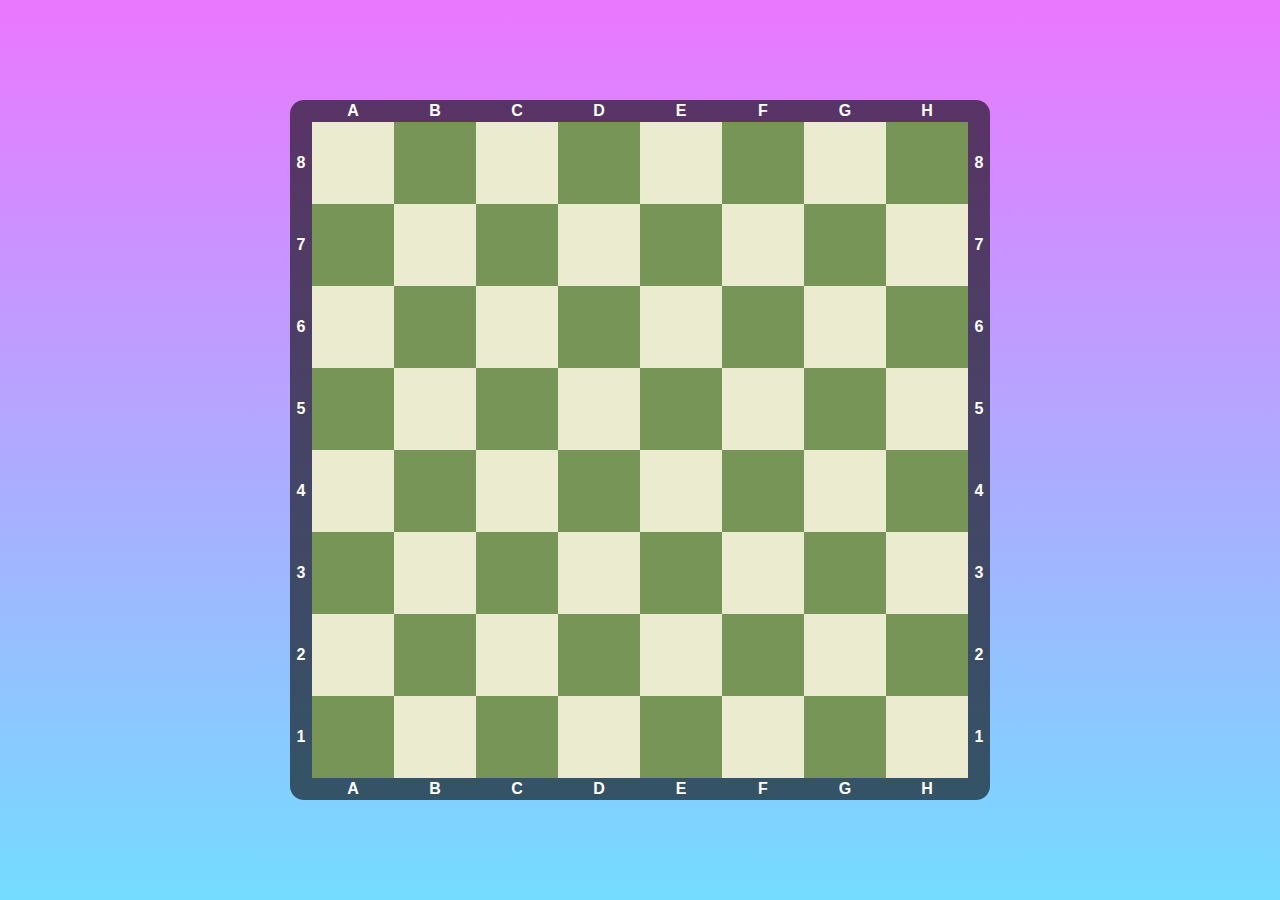
<file: Chess/Chess-Normal/index.html>
<!DOCTYPE html>
<html lang="en">
	<head>
		<meta charset="UTF-8" />
		<meta http-equiv="X-UA-Compatible" content="IE=edge" />
		<meta name="viewport" content="width=device-width, initial-scale=1.0" />
		<link rel="stylesheet" href="style.css" />
		<title>Chess</title>
	</head>
	<body>
		<table id="board">
			<tr>
				<th class="number letter"></th>
				<th class="letter">A</th>
				<th class="letter">B</th>
				<th class="letter">C</th>
				<th class="letter">D</th>
				<th class="letter">E</th>
				<th class="letter">F</th>
				<th class="letter">G</th>
				<th class="letter">H</th>
				<th class="number letter"></th>
			</tr>
			<tr>
				<th class="number">8</th>
				<td class="tile white"></td>
				<td class="tile black"></td>
				<td class="tile white"></td>
				<td class="tile black"></td>
				<td class="tile white"></td>
				<td class="tile black"></td>
				<td class="tile white"></td>
				<td class="tile black"></td>
				<th class="number">8</th>
			</tr>
			<tr>
				<th class="number">7</th>
				<td class="tile black"></td>
				<td class="tile white"></td>
				<td class="tile black"></td>
				<td class="tile white"></td>
				<td class="tile black"></td>
				<td class="tile white"></td>
				<td class="tile black"></td>
				<td class="tile white"></td>
				<th class="number">7</th>
			</tr>
			<tr>
				<th class="number">6</th>
				<td class="tile white"></td>
				<td class="tile black"></td>
				<td class="tile white"></td>
				<td class="tile black"></td>
				<td class="tile white"></td>
				<td class="tile black"></td>
				<td class="tile white"></td>
				<td class="tile black"></td>
				<th class="number">6</th>
			</tr>
			<tr>
				<th class="number">5</th>
				<td class="tile black"></td>
				<td class="tile white"></td>
				<td class="tile black"></td>
				<td class="tile white"></td>
				<td class="tile black"></td>
				<td class="tile white"></td>
				<td class="tile black"></td>
				<td class="tile white"></td>
				<th class="number">5</th>
			</tr>
			<tr>
				<th class="number">4</th>
				<td class="tile white"></td>
				<td class="tile black"></td>
				<td class="tile white"></td>
				<td class="tile black"></td>
				<td class="tile white"></td>
				<td class="tile black"></td>
				<td class="tile white"></td>
				<td class="tile black"></td>
				<th class="number">4</th>
			</tr>
			<tr>
				<th class="number">3</th>
				<td class="tile black"></td>
				<td class="tile white"></td>
				<td class="tile black"></td>
				<td class="tile white"></td>
				<td class="tile black"></td>
				<td class="tile white"></td>
				<td class="tile black"></td>
				<td class="tile white"></td>
				<th class="number">3</th>
			</tr>
			<tr>
				<th class="number">2</th>
				<td class="tile white"></td>
				<td class="tile black"></td>
				<td class="tile white"></td>
				<td class="tile black"></td>
				<td class="tile white"></td>
				<td class="tile black"></td>
				<td class="tile white"></td>
				<td class="tile black"></td>
				<th class="number">2</th>
			</tr>
			<tr>
				<th class="number">1</th>
				<td class="tile black"></td>
				<td class="tile white"></td>
				<td class="tile black"></td>
				<td class="tile white"></td>
				<td class="tile black"></td>
				<td class="tile white"></td>
				<td class="tile black"></td>
				<td class="tile white"></td>
				<th class="number">1</th>
			</tr>
			<tr>
				<th class="number letter"></th>
				<th class="letter">A</th>
				<th class="letter">B</th>
				<th class="letter">C</th>
				<th class="letter">D</th>
				<th class="letter">E</th>
				<th class="letter">F</th>
				<th class="letter">G</th>
				<th class="letter">H</th>
				<th class="number letter"></th>
			</tr>
		</table>
	</body>
</html>
</file>
<file: Chess/Chess-Normal/style.css>
* {
	margin: 0;
	padding: 0;
}

body {
	background: linear-gradient(to bottom, #eb77ff, rgb(116, 220, 255));
	display: flex;
	align-items: center;
	justify-content: center;
	min-height: 100vh;
	color: white;
	font-family: sans-serif;
}

#board {
	background-color: rgba(0, 0, 0, 0.6);
	border-radius: 2%;
	width: 700px;
	height: 700px;
	border-spacing: 0px;
	table-layout: fixed;
}

.tile:hover {
	outline: 2px solid black;
}

.white {
	background-color: #ebebd0;
}
.white:hover {
	background-color: #ebebd0de;
}

.black {
	background-color: #779556;
}
.black:hover {
	background-color: #759556d5;
}

.letter {
	height: 22px;
}

.number {
	width: 22px;
}
</file>
